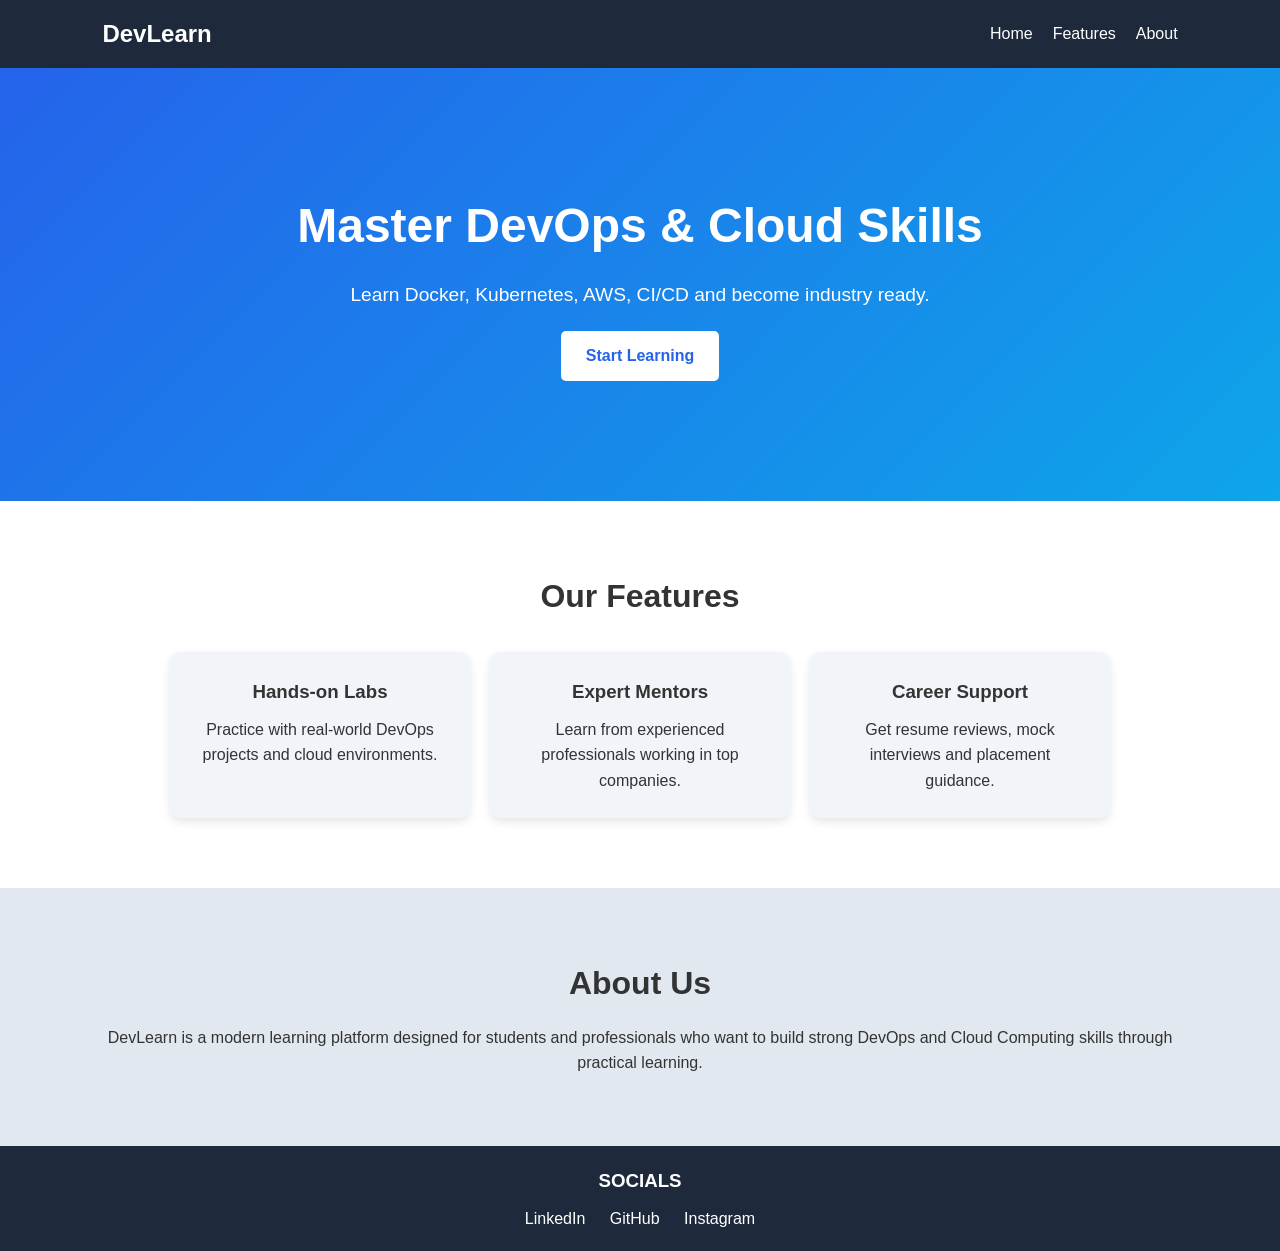
<file: WebDev-L1-LandingPage/index.html>
<!DOCTYPE html>
<html lang="en">
<head>
   <title>My App</title>
    <link rel="stylesheet" href="style.css">
</head>
<body>

  
    <nav class="navbar">
        <div class="logo">DevLearn</div>
        <ul class="nav-links">
            <li><a href="#home">Home</a></li>
            <li><a href="#features">Features</a></li>
            <li><a href="#about">About</a></li>
        </ul>
    </nav>

    <section class="hero" id="home">
        <div class="hero-content">
            <h1>Master DevOps & Cloud Skills</h1>
            <p>Learn Docker, Kubernetes, AWS, CI/CD and become industry ready.</p>
            <a href="https://www.geeksforgeeks.org/devops/devops-tutorial/" class="btn" target="_blank">Start Learning</a>
        </div>
    </section>

    <section class="features" id="features">
        <h2>Our Features</h2>

        <div class="feature-container">
            <div class="card">
                <h3>Hands-on Labs</h3>
                <p>Practice with real-world DevOps projects and cloud environments.</p>
            </div>

            <div class="card">
                <h3>Expert Mentors</h3>
                <p>Learn from experienced professionals working in top companies.</p>
            </div>

            <div class="card">
                <h3>Career Support</h3>
                <p>Get resume reviews, mock interviews and placement guidance.</p>
            </div>
        </div>
    </section>

    <section class="about" id="about">
        <h2>About Us</h2>
        <p>
            DevLearn is a modern learning platform designed for students and professionals
            who want to build strong DevOps and Cloud Computing skills through practical learning.
        </p>
    </section>

    <footer>
        <p><h3> SOCIALS</h3> </p>
        <div class="social-links">
            <a href="https://www.linkedin.com/">LinkedIn</a>
            <a href="https://github.com/">GitHub</a>
            <a href="https://www.instagram.com/">Instagram</a>
        </div>
    </footer>

</body>
</html>
</file>
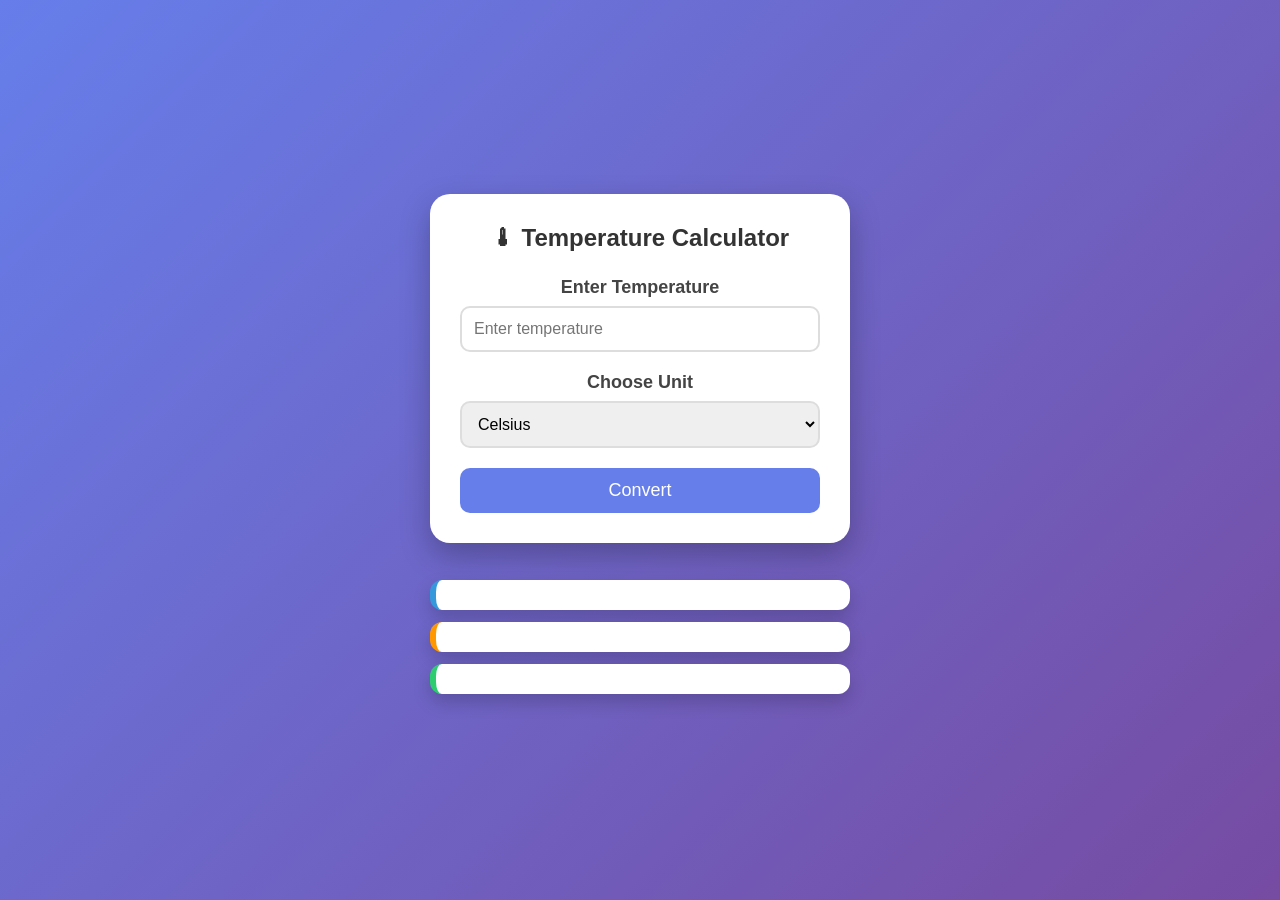
<file: WebDev-L1-TemperatureConverter/index.html>
<!DOCTYPE html>
<html lang="en">
<head>
<title>Temperature Calculator</title>

<style>
*{
    margin:0;
    padding:0;
    box-sizing:border-box;
    font-family:Arial, Helvetica, sans-serif;
}

body{
    min-height:100vh;
    display:flex;
    justify-content:center;
    align-items:center;
    background:linear-gradient(135deg,#667eea,#764ba2);
}

.main{
    display:flex;
    flex-direction:column;
    align-items:center;
}

.container{
    width:420px;
    background:#fff;
    padding:30px;
    border-radius:20px;
    box-shadow:0 12px 30px rgba(0,0,0,.25);
    text-align:center;
}

h2{
    color:#333;
    margin-bottom:25px;
}

label{
    font-size:18px;
    font-weight:bold;
    color:#444;
}

input,
select{
    width:100%;
    margin-top:8px;
    margin-bottom:20px;
    padding:12px;
    border:2px solid #ddd;
    border-radius:10px;
    font-size:16px;
    outline:none;
    transition:.3s;
}

input:focus,
select:focus{
    border-color:#667eea;
}

button{
    width:100%;
    padding:12px;
    border:none;
    border-radius:10px;
    background:#667eea;
    color:white;
    font-size:18px;
    cursor:pointer;
    transition:.3s;
}

button:hover{
    background:#4d63d2;
}

.output{
    width:420px;
    margin-top:25px;
}

.output p{
    background:white;
    padding:15px;
    margin:12px 0;
    border-radius:12px;
    font-size:18px;
    font-weight:bold;
    color:#333;
    text-align:left;
    box-shadow:0 8px 18px rgba(0,0,0,.18);
    transition:.3s;
}

.output p:hover{
    transform:translateY(-3px);
}

#c1{
    border-left:6px solid #3498db;
}

#f1{
    border-left:6px solid #ff9800;
}

#k1{
    border-left:6px solid #2ecc71;
}
</style>

</head>

<body>

<div class="main">

<div class="container">

<h2>🌡 Temperature Calculator</h2>

<label>Enter Temperature</label>

<input type="number" id="cel" placeholder="Enter temperature">

<label>Choose Unit</label>

<select id="chs">
    <option value="c">Celsius</option>
    <option value="f">Fahrenheit</option>
    <option value="k">Kelvin</option>
</select>

<button onclick="calsi()">Convert</button>

</div>

<div class="output">
    <p id="c1"></p>
    <p id="f1"></p>
    <p id="k1"></p>
</div>

</div>

<script>

function calsi(){

let choice=document.getElementById("chs").value;
let temp=Number(document.getElementById("cel").value);

let celcius,fahrenheit,kelvin;

if(choice=="c"){
    celcius=temp;
    fahrenheit=(celcius*9/5)+32;
    kelvin=celcius+273.15;
}

if(choice=="f"){
    fahrenheit=temp;
    celcius=(fahrenheit-32)*5/9;
    kelvin=celcius+273.15;
}

if(choice=="k"){
    kelvin=temp;
    celcius=kelvin-273.15;
    fahrenheit=(celcius*9/5)+32;
}

document.getElementById("c1").innerHTML="🌡 Celsius : "+celcius.toFixed(2)+" °C";
document.getElementById("f1").innerHTML="🔥 Fahrenheit : "+fahrenheit.toFixed(2)+" °F";
document.getElementById("k1").innerHTML="❄ Kelvin : "+kelvin.toFixed(2)+" K";

}

</script>

</body>
</html>
</file>
<file: WebDev-L1-LandingPage/style.css>
*{
    margin:0;
    padding:0;
    box-sizing:border-box;
}

body{
    font-family:Arial, sans-serif;
    line-height:1.6;
    color:#333;
}


.navbar{
    position:sticky;
    top:0;
    background:#1e293b;
    color:white;
    display:flex;
    justify-content:space-between;
    align-items:center;
    padding:15px 8%;
    z-index:1000;
}

.logo{
    font-size:1.5rem;
    font-weight:bold;
}

.nav-links{
    list-style:none;
    display:flex;
    gap:20px;
}

.nav-links a{
    color:white;
    text-decoration:none;
}

/* Hero */
.hero{
    background:linear-gradient(135deg,#2563eb,#0ea5e9);
    color:white;
    text-align:center;
    padding:120px 20px;
}

.hero h1{
    font-size:3rem;
    margin-bottom:15px;
}

.hero p{
    font-size:1.2rem;
    margin-bottom:20px;
}

.btn{
    display:inline-block;
    background:white;
    color:#2563eb;
    padding:12px 25px;
    text-decoration:none;
    border-radius:5px;
    font-weight:bold;
}

/* Features */
.features{
    padding:70px 8%;
    text-align:center;
}

.features h2{
    font-size:2rem;
    margin-bottom:30px;
}

.feature-container{
    display:flex;
    gap:20px;
    justify-content:center;
    flex-wrap:wrap;
}

.card{
    background:#f1f5f9;
    padding:25px;
    width:300px;
    border-radius:10px;
    box-shadow:0 4px 10px rgba(0,0,0,0.1);
}

.card h3{
    margin-bottom:10px;
}

/* About */
.about{
    background:#e2e8f0;
    padding:70px 8%;
    text-align:center;
}

.about h2{
    font-size:2rem;
    margin-bottom:15px;
}

/* Footer */
footer{
    background:#1e293b;
    color:white;
    text-align:center;
    padding:20px;
}

.social-links{
    margin-top:10px;
}

.social-links a{
    color:white;
    text-decoration:none;
    margin:0 10px;
}

/* Responsive */
@media(max-width:768px){

    .navbar{
        flex-direction:column;
        gap:10px;
    }

    .nav-links{
        flex-direction:column;
        text-align:center;
    }

    .hero h1{
        font-size:2rem;
    }

    .hero p{
        font-size:1rem;
    }
}
</file>
